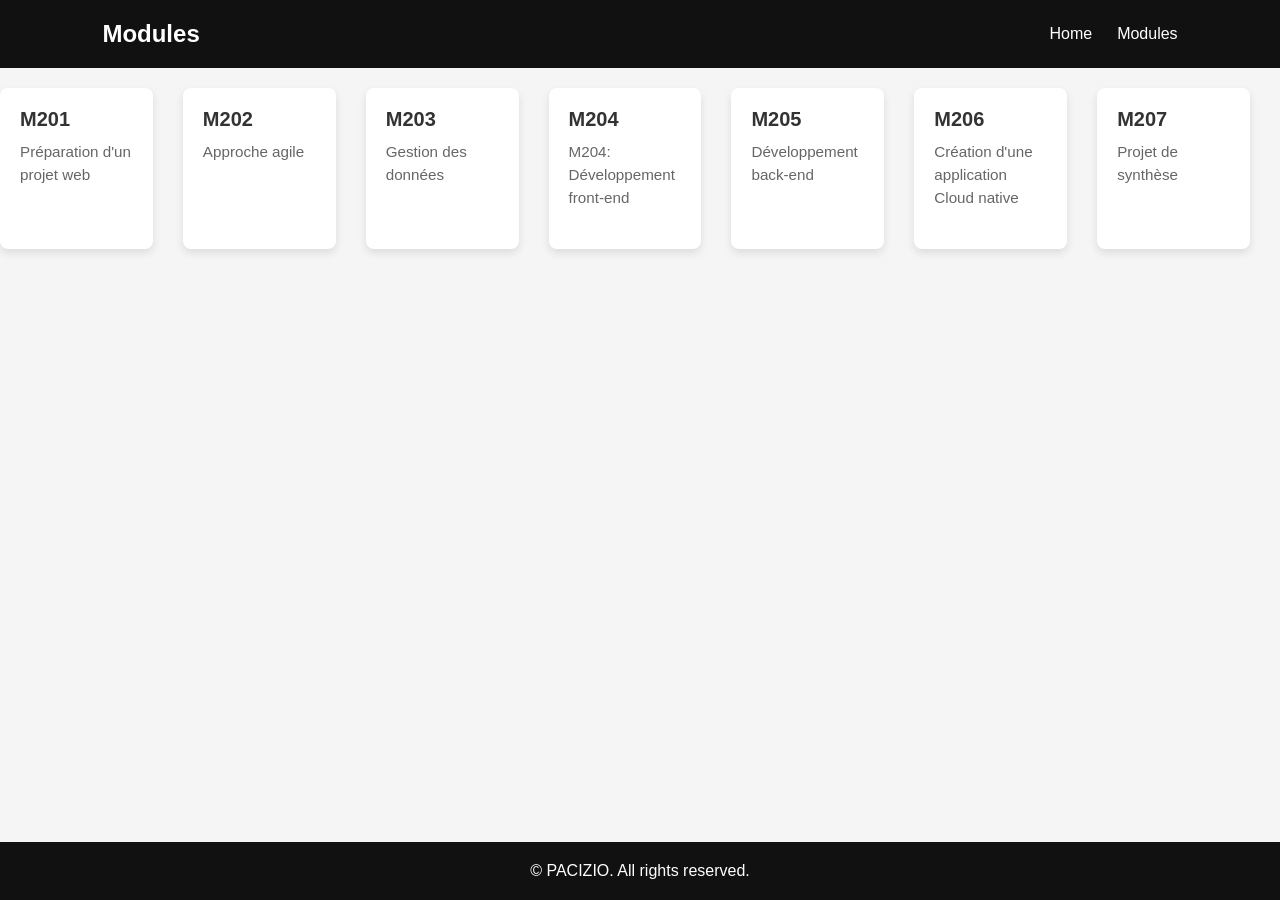
<file: api/modules.html>
<!DOCTYPE html>
<html lang="en">
<head>
    <meta charset="UTF-8">
    <meta name="viewport" content="width=device-width, initial-scale=1.0">

    <title>Web Developer Portfolio</title>

    <style>
        * {
            margin: 0;
            padding: 0;
            box-sizing: border-box;
            scroll-behavior: smooth;
        }

        body {
            font-family: Arial, sans-serif;
            background: #f5f5f5;
            color: #222;
        }

        /* NAVBAR */
        nav {
            background: #111;
            padding: 20px 8%;
            display: flex;
            justify-content: space-between;
            align-items: center;
            position: sticky;
            top: 0;
            z-index: 1000;
        }

        nav h2 {
            color: white;
        }

        nav ul {
            display: flex;
            list-style: none;
            gap: 25px;
        }

        nav ul li a {
            color: white;
            text-decoration: none;
            font-size: 16px;
        }

        nav ul li a:hover {
            color: #00aaff;
        }

/* Card Container */
.card {
    margin-top: 20px;
    margin-bottom: 20px;
    margin-right: 30px;
  width: 300px;
  background-color: #ffffff;
  border-radius: 8px;
  overflow: hidden; /* Clips the image corners to match the border-radius */
  box-shadow: 0 4px 8px rgba(0, 0, 0, 0.1);
  font-family: 'Segoe UI', Tahoma, Geneva, Verdana, sans-serif;
  transition: transform 0.2s ease, box-shadow 0.2s ease;
}

/* Hover Effect */
.card:hover {
  transform: translateY(-4px);
  box-shadow: 0 8px 16px rgba(0, 0, 0, 0.2);
}



/* Body Content Wrapper */
.card-body {
  padding: 20px;

}

/* Title */
.card-title {
  margin: 0 0 10px 0;
  font-size: 1.25rem;
  color: #333333;
}

/* Description Text */
.card-text {
  margin: 0 0 20px 0;
  font-size: 0.95rem;
  color: #666666;
  line-height: 1.5;
}

/* Action Button */
.card-btn {
  display: inline-block;
  text-decoration: none;
  background-color: #007bff;
  color: #ffffff;
  padding: 10px 20px;
  border-radius: 4px;
  font-size: 0.9rem;
  font-weight: bold;
  text-align: center;
  transition: background-color 0.2s ease;
  position: fixed;
            left: 0;
            bottom: 0;

}

.card-btn:hover {
  background-color: #0056b3;
}
.cards{
    display: flex;
}





        /* FOOTER */
        footer {
            background: #111;
            color: white;
            text-align: center;
            padding: 20px;
            position: fixed;
            left: 0;
            bottom: 0;
            width: 100%;
        }

        /* MOBILE */
        @media (max-width: 700px) {

            nav {
                flex-direction: column;
                gap: 15px;
            }

            nav ul {
                gap: 12px;
            }

            #home h1 {
                font-size: 35px;
            }
        }
    </style>
</head>

<body>

    <!-- NAVBAR -->
    <nav>

        <h2>Modules</h2>

        <ul>
            <li><a href="index.php">Home</a></li>
            <li><a href="modules.html">Modules</a></li>
        </ul>

    </nav>

<div class="cards">
 <div class="card">
  <div class="card-body">
     <h3 class="card-title">M201</h3>
     <p class="card-text">
      Préparation d'un projet web
     </p>
     <a href="#" class="card-btn">Read More</a>
  </div>
 </div>

 <div class="card">
  <div class="card-body">
     <h3 class="card-title">M202</h3>
     <p class="card-text">
      Approche agile
     </p>
     <a href="#" class="card-btn">Read More</a>
  </div>
 </div>

 <div class="card">
  <div class="card-body">
     <h3 class="card-title">M203</h3>
     <p class="card-text">
      Gestion des données
     </p>
     <a href="#" class="card-btn">Read More</a>
  </div>
 </div>

 <div class="card">
  <div class="card-body">
     <h3 class="card-title">M204</h3>
     <p class="card-text">
      M204: Développement front-end
     </p>
     <a href="#" class="card-btn">Read More</a>
  </div>
 </div>

 <div class="card">
  <div class="card-body">
     <h3 class="card-title">M205</h3>
     <p class="card-text">
      Développement back-end
     </p>
     <a href="#" class="card-btn">Read More</a>
  </div>
 </div>

 <div class="card">
  <div class="card-body">
     <h3 class="card-title">M206</h3>
     <p class="card-text">
      Création d'une application Cloud native
     </p>
     <a href="#" class="card-btn">Read More</a>
  </div>
 </div>

 <div class="card">
  <div class="card-body">
     <h3 class="card-title">M207</h3>
     <p class="card-text">
      Projet de synthèse
     </p>
     <a href="#" class="card-btn">Read More</a>
  </div>
 </div>
 </div>




    <!-- FOOTER -->
    <footer>

        <p>
            © <?php echo date("Y"); ?> PACIZIO. All rights reserved.
        </p>

    </footer>

</body>
</html>
</file>
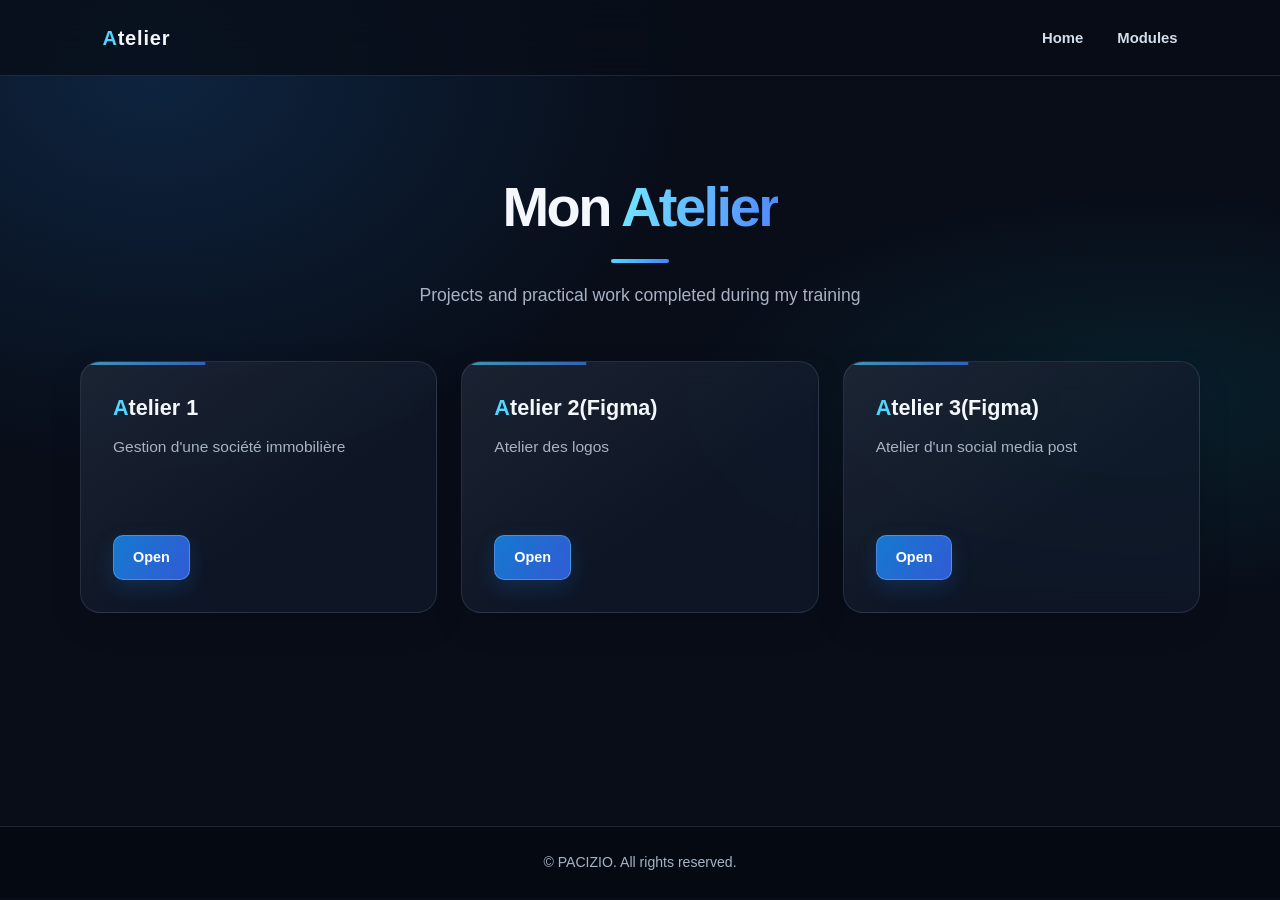
<file: public/M201.html>
<!doctype html>
<html lang="en">
  <head>
    <meta charset="UTF-8" />

    <meta name="viewport" content="width=device-width, initial-scale=1.0" />

    <title>Atelier | Web Developer Portfolio</title>

    <link rel="stylesheet" href="styles.css" />
  </head>

  <body>
    <!-- =========================
         NAVBAR
    ========================= -->

    <nav>
      <h2>Atelier</h2>

      <ul>
        <li>
          <a href="index.php"> Home </a>
        </li>

        <li>
          <a href="modules.html"> Modules </a>
        </li>
      </ul>
    </nav>

    <!-- =========================
         MAIN CONTENT
    ========================= -->

    <main>
      <h1 class="page-title">Mon <span>Atelier</span></h1>

      <p class="page-subtitle">
        Projects and practical work completed during my training
      </p>

      <div class="cards">
        <!-- ATELIER 1 -->

        <div class="card">
          <div class="card-body">
            <h3 class="card-title">Atelier 1</h3>

            <p class="card-text">Gestion d'une société immobilière</p>

            <a
              href="docs/Iyad_Chentoud_UML_Atelier.pdf"
              class="card-btn"
              target="_blank"
            >
              Open
            </a>
          </div>
        </div>

        <div class="card">
          <div class="card-body">
            <h3 class="card-title">Atelier 2(Figma)</h3>

            <p class="card-text">Atelier des logos</p>

            <a
              href="https://www.figma.com/design/3WDk9eKfl14JPNQnole3aB/Atelier-1?m=auto&t=tLG64A1z93Zd05UL-6"
              class="card-btn"
              target="_blank"
              >Open</a
            >
          </div>
        </div>

        <div class="card">
          <div class="card-body">
            <h3 class="card-title">Atelier 3(Figma)</h3>

            <p class="card-text">Atelier d'un social media post</p>

            <a
              href="https://www.figma.com/design/BBEcf2Sq1SfvtqRVdkLk1F/Atelier-2-West?m=auto&t=tLG64A1z93Zd05UL-1"
              class="card-btn"
              target="_blank"
              >Open</a
            >
          </div>
        </div>
      </div>
    </main>

    <!-- =========================
         FOOTER
    ========================= -->

    <footer>
      <p>© <?php echo date("Y"); ?> PACIZIO. All rights reserved.</p>
    </footer>
  </body>
</html>
</file>
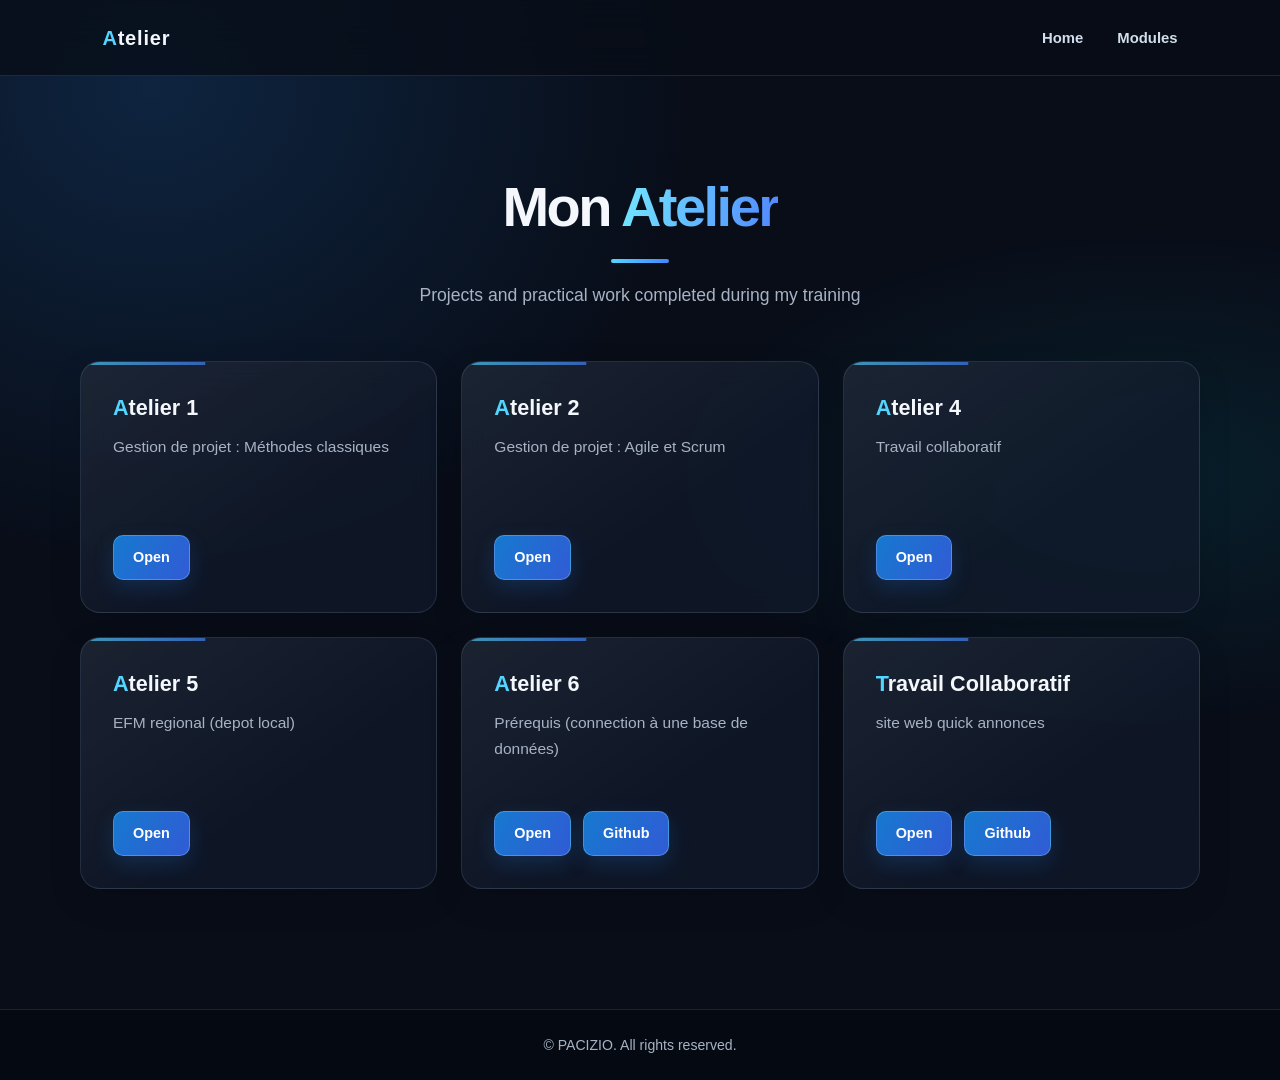
<file: public/M202.html>
<!doctype html>
<html lang="en">
  <head>
    <meta charset="UTF-8" />

    <meta name="viewport" content="width=device-width, initial-scale=1.0" />

    <title>Atelier | Web Developer Portfolio</title>

    <link rel="stylesheet" href="styles.css" />
  </head>

  <body>
    <!-- =========================
         NAVBAR
    ========================= -->

    <nav>
      <h2>Atelier</h2>

      <ul>
        <li>
          <a href="index.php"> Home </a>
        </li>

        <li>
          <a href="modules.html"> Modules </a>
        </li>
      </ul>
    </nav>

    <!-- =========================
         MAIN CONTENT
    ========================= -->

    <main>
      <h1 class="page-title">Mon <span>Atelier</span></h1>

      <p class="page-subtitle">
        Projects and practical work completed during my training
      </p>

      <div class="cards">
        <!-- ATELIER 1 -->

        <div class="card">
          <div class="card-body">
            <h3 class="card-title">Atelier 1</h3>

            <p class="card-text">Gestion de projet : Méthodes classiques</p>

            <a href="docs/Atelier 1.pdf" class="card-btn" target="_blank">
              Open
            </a>
          </div>
        </div>

        <div class="card">
          <div class="card-body">
            <h3 class="card-title">Atelier 2</h3>

            <p class="card-text">Gestion de projet : Agile et Scrum</p>

            <a
              href="docs/Atelier 2 Scrum & Agile (travail individuel).pdf"
              class="card-btn"
              target="_blank"
            >
              Open
            </a>
          </div>
        </div>

        <div class="card">
          <div class="card-body">
            <h3 class="card-title">Atelier 4</h3>

            <p class="card-text">Travail collaboratif</p>

            <a
              href="https://atelier-eta-blond.vercel.app/"
              class="card-btn"
              target="_blank"
            >
              Open
            </a>
          </div>
        </div>

        <div class="card">
          <div class="card-body">
            <h3 class="card-title">Atelier 5</h3>

            <p class="card-text">EFM regional (depot local)</p>

            <a
              href="https://github.com/pacizio/depot_local"
              class="card-btn"
              target="_blank"
            >
              Open
            </a>
          </div>
        </div>

        <div class="card">
          <div class="card-body">
            <h3 class="card-title">Atelier 6</h3>

            <p class="card-text">
              Prérequis (connection à une base de données)
            </p>

            <div class="card-actions">
              <a
                href="https://atelier-6-one.vercel.app"
                class="card-btn"
                target="_blank"
              >
                Open
              </a>

              <a
                href="https://github.com/pacizio/Atelier-6.git"
                class="card-btn"
                target="_blank"
              >
                Github
              </a>
            </div>
          </div>
        </div>

        <div class="card">
          <div class="card-body">
            <h3 class="card-title">Travail Collaboratif</h3>

            <p class="card-text">site web quick annonces</p>

            <div class="card-actions">
              <a
                href="https://qribma.vercel.app/"
                class="card-btn"
                target="_blank"
              >
                Open
              </a>

              <a
                href="https://github.com/4phtt/Qrib.ma"
                class="card-btn"
                target="_blank"
              >
                Github
              </a>
            </div>
          </div>
        </div>
      </div>
    </main>

    <!-- =========================
         FOOTER
    ========================= -->

    <footer>
      <p>© <?php echo date("Y"); ?> PACIZIO. All rights reserved.</p>
    </footer>
  </body>
</html>
</file>
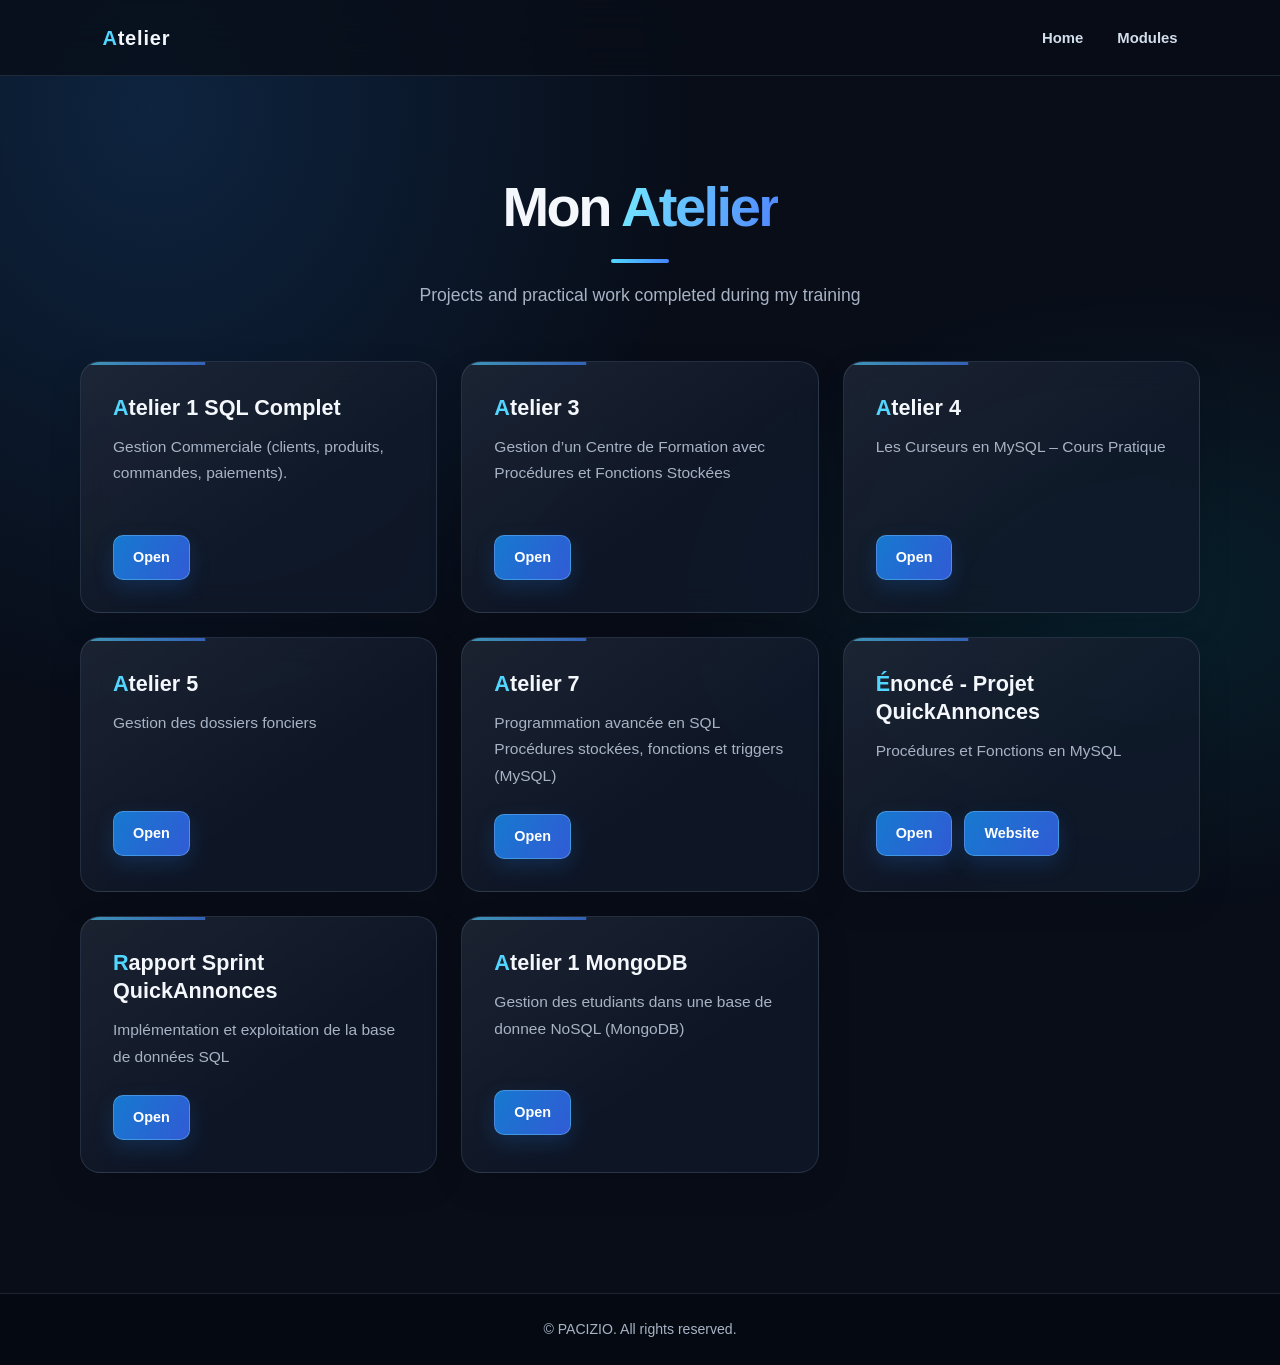
<file: public/M203.html>
<!doctype html>
<html lang="en">
  <head>
    <meta charset="UTF-8" />

    <meta name="viewport" content="width=device-width, initial-scale=1.0" />

    <title>Atelier | Web Developer Portfolio</title>

    <link rel="stylesheet" href="styles.css" />
  </head>

  <body>
    <!-- =========================
         NAVBAR
    ========================= -->

    <nav>
      <h2>Atelier</h2>

      <ul>
        <li>
          <a href="index.php"> Home </a>
        </li>

        <li>
          <a href="modules.html"> Modules </a>
        </li>
      </ul>
    </nav>

    <!-- =========================
         MAIN CONTENT
    ========================= -->

    <main>
      <h1 class="page-title">Mon <span>Atelier</span></h1>

      <p class="page-subtitle">
        Projects and practical work completed during my training
      </p>

      <div class="cards">
        <div class="card">
          <div class="card-body">
            <h3 class="card-title">Atelier 1 SQL Complet</h3>

            <p class="card-text">
              Gestion Commerciale (clients, produits, commandes, paiements).
            </p>

            <a
              href="docs/Rapport_Atelier_MySQL.pdf"
              class="card-btn"
              target="_blank"
            >
              Open
            </a>
          </div>
        </div>

        <div class="card">
          <div class="card-body">
            <h3 class="card-title">Atelier 3</h3>

            <p class="card-text">
              Gestion d’un Centre de Formation avec Procédures et Fonctions
              Stockées
            </p>

            <a
              href="docs/rapport_techlearn_db (1).pdf"
              class="card-btn"
              target="_blank"
            >
              Open
            </a>
          </div>
        </div>

        <div class="card">
          <div class="card-body">
            <h3 class="card-title">Atelier 4</h3>

            <p class="card-text">Les Curseurs en MySQL – Cours Pratique</p>

            <a
              href="docs/Rapport_Procedure_Curseur_MySQL.pdf"
              class="card-btn"
              target="_blank"
            >
              Open</a
            >
          </div>
        </div>

        <div class="card">
          <div class="card-body">
            <h3 class="card-title">Atelier 5</h3>

            <p class="card-text">Gestion des dossiers fonciers</p>

            <a
              href="docs/Rapport_Atelier5_Gestion_Fonciere.pdf"
              class="card-btn"
              target="_blank"
            >
              Open</a
            >
          </div>
        </div>

        <div class="card">
          <div class="card-body">
            <h3 class="card-title">Atelier 7</h3>

            <p class="card-text">
              Programmation avancée en SQL Procédures stockées, fonctions et
              triggers (MySQL)
            </p>

            <a
              href="docs/Rapport_Atelier7.pdf"
              class="card-btn"
              target="_blank"
            >
              Open</a
            >
          </div>
        </div>

        <div class="card">
          <div class="card-body">
            <h3 class="card-title">Énoncé - Projet QuickAnnonces</h3>

            <p class="card-text">Procédures et Fonctions en MySQL</p>
            <div class="card-actions">
              <a
                href="docs/rapport_procedures_fonctions_MySQL.pdf"
                class="card-btn"
                target="_blank"
              >
                Open</a
              >
              <a
                href="https://qribma.vercel.app/"
                class="card-btn"
                target="_blank"
              >
                Website
              </a>
            </div>
          </div>
        </div>

        <div class="card">
          <div class="card-body">
            <h3 class="card-title">Rapport Sprint QuickAnnonces</h3>

            <p class="card-text">
              Implémentation et exploitation de la base de données SQL
            </p>

            <a
              href="docs/Rapport_Sprint_QuickAnnonces.pdf"
              class="card-btn"
              target="_blank"
            >
              Open</a
            >
          </div>
        </div>

        <div class="card">
          <div class="card-body">
            <h3 class="card-title">Atelier 1 MongoDB</h3>

            <p class="card-text">
              Gestion des etudiants dans une base de donnee NoSQL (MongoDB)
            </p>

            <a
              href="docs/rapport-atelier-mongodb.pdf"
              class="card-btn"
              target="_blank"
            >
              Open</a
            >
          </div>
        </div>
      </div>
    </main>

    <!-- =========================
         FOOTER
    ========================= -->

    <footer>
      <p>© <?php echo date("Y"); ?> PACIZIO. All rights reserved.</p>
    </footer>
  </body>
</html>
</file>
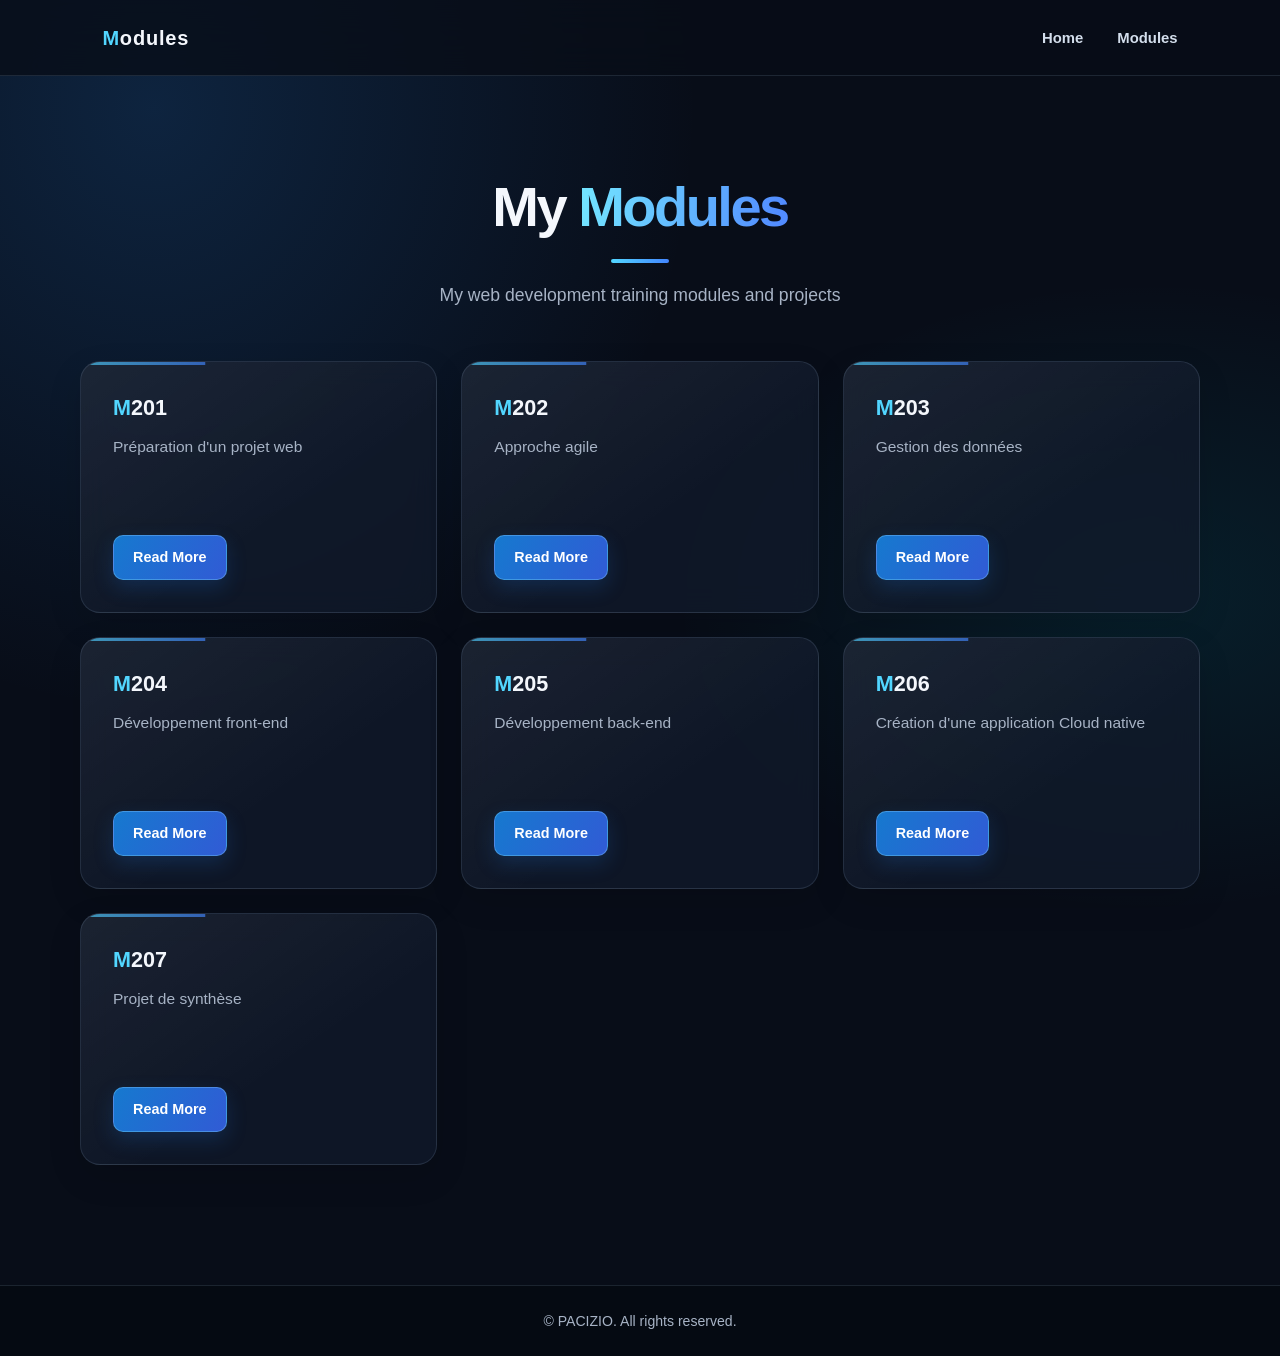
<file: public/modules.html>
<!doctype html>
<html lang="en">
  <head>
    <meta charset="UTF-8" />
    <meta name="viewport" content="width=device-width, initial-scale=1.0" />

    <title>Modules | Web Developer Portfolio</title>

    <link rel="stylesheet" href="styles.css" />
  </head>

  <body>
    <!-- =========================
         NAVBAR
    ========================= -->

    <nav>
      <h2>Modules</h2>

      <ul>
        <li>
          <a href="index.php"> Home </a>
        </li>

        <li>
          <a href="modules.html"> Modules </a>
        </li>
      </ul>
    </nav>

    <!-- =========================
         MODULES
    ========================= -->

    <section class="modules-section">
      <h1 class="modules-title">My <span>Modules</span></h1>

      <p class="modules-subtitle">
        My web development training modules and projects
      </p>

      <div class="cards">
        <!-- M201 -->

        <div class="card">
          <div class="card-body">
            <h3 class="card-title">M201</h3>

            <p class="card-text">Préparation d'un projet web</p>

            <a href="M201.html" class="card-btn"> Read More </a>
          </div>
        </div>

        <!-- M202 -->

        <div class="card">
          <div class="card-body">
            <h3 class="card-title">M202</h3>

            <p class="card-text">Approche agile</p>

            <a href="M202.html" class="card-btn"> Read More </a>
          </div>
        </div>

        <!-- M203 -->

        <div class="card">
          <div class="card-body">
            <h3 class="card-title">M203</h3>

            <p class="card-text">Gestion des données</p>

            <a href="M203.html" class="card-btn"> Read More </a>
          </div>
        </div>

        <!-- M204 -->

        <div class="card">
          <div class="card-body">
            <h3 class="card-title">M204</h3>

            <p class="card-text">Développement front-end</p>

            <a href="#" class="card-btn"> Read More </a>
          </div>
        </div>

        <!-- M205 -->

        <div class="card">
          <div class="card-body">
            <h3 class="card-title">M205</h3>

            <p class="card-text">Développement back-end</p>

            <a href="#" class="card-btn"> Read More </a>
          </div>
        </div>

        <!-- M206 -->

        <div class="card">
          <div class="card-body">
            <h3 class="card-title">M206</h3>

            <p class="card-text">Création d'une application Cloud native</p>

            <a href="#" class="card-btn"> Read More </a>
          </div>
        </div>

        <!-- M207 -->

        <div class="card">
          <div class="card-body">
            <h3 class="card-title">M207</h3>

            <p class="card-text">Projet de synthèse</p>

            <a href="#" class="card-btn"> Read More </a>
          </div>
        </div>
      </div>
    </section>

    <!-- =========================
         FOOTER
    ========================= -->

    <footer>
      <p>© <?php echo date("Y"); ?> PACIZIO. All rights reserved.</p>
    </footer>
  </body>
</html>
</file>
<file: public/styles.css>
:root {
  color-scheme: dark;
  --bg: #080d18;
  --surface: rgba(17, 26, 43, 0.78);
  --surface-strong: #111a2b;
  --border: rgba(163, 187, 222, 0.14);
  --text: #f4f7fc;
  --muted: #a7b3c5;
  --accent: #52d6ff;
  --accent-strong: #4386ff;
  --shadow: 0 24px 70px rgba(0, 0, 0, 0.3);
}

* {
  box-sizing: border-box;
}

html {
  scroll-behavior: smooth;
}

body {
  min-width: 320px;
  min-height: 100vh;
  margin: 0;
  overflow-x: hidden;
  color: var(--text);
  background:
    radial-gradient(
      ellipse at 12% 8%,
      rgba(37, 127, 219, 0.2),
      transparent 34rem
    ),
    radial-gradient(
      ellipse at 90% 44%,
      rgba(0, 213, 232, 0.09),
      transparent 30rem
    ),
    var(--bg);
  font-family: Inter, "Segoe UI", Arial, sans-serif;
  line-height: 1.6;
  -webkit-font-smoothing: antialiased;
}

nav {
  position: sticky;
  z-index: 10;
  top: 0;
  display: flex;
  width: 100%;
  min-height: 76px;
  align-items: center;
  justify-content: space-between;
  gap: 24px;
  padding: 16px clamp(20px, 8vw, 120px);
  border-bottom: 1px solid var(--border);
  background: rgba(8, 13, 24, 0.78);
  backdrop-filter: blur(18px);
  -webkit-backdrop-filter: blur(18px);
}

nav h2 {
  margin: 0;
  color: var(--text);
  font-size: 1.25rem;
  font-weight: 750;
  letter-spacing: 0.04em;
}

nav h2::first-letter {
  color: var(--accent);
}

nav ul {
  display: flex;
  flex-wrap: wrap;
  align-items: center;
  gap: clamp(16px, 3vw, 34px);
  margin: 0;
  padding: 0;
  list-style: none;
}

nav ul li a {
  position: relative;
  padding: 8px 0;
  color: #d3deec;
  font-size: 0.93rem;
  font-weight: 600;
  text-decoration: none;
  transition: color 180ms ease;
}

nav ul li a::after {
  position: absolute;
  right: 0;
  bottom: 1px;
  left: 0;
  height: 2px;
  background: linear-gradient(90deg, var(--accent), var(--accent-strong));
  content: "";
  transform: scaleX(0);
  transform-origin: left;
  transition: transform 180ms ease;
}

nav ul li a:hover,
nav ul li a:focus-visible {
  color: var(--accent);
}

nav ul li a:hover::after,
nav ul li a:focus-visible::after {
  transform: scaleX(1);
}

main,
.modules-section {
  width: min(100% - 40px, 1200px);
  min-height: calc(100vh - 150px);
  margin: 0 auto;
  padding: clamp(56px, 9vw, 100px) 0 clamp(72px, 10vw, 120px);
}

main {
  display: flex;
  flex-direction: column;
  align-items: center;
}

.page-title,
.modules-title {
  margin: 0;
  color: var(--text);
  font-size: clamp(2.35rem, 5vw, 3.5rem);
  font-weight: 800;
  letter-spacing: -0.045em;
  line-height: 1.12;
  text-align: center;
}

.page-title span,
.modules-title span {
  color: var(--accent);
  background: linear-gradient(100deg, #72e3ff 5%, #528cff 95%);
  background-clip: text;
  -webkit-text-fill-color: transparent;
}

.page-title::after,
.modules-title::after {
  display: block;
  width: 58px;
  height: 4px;
  margin: 20px auto 0;
  border-radius: 99px;
  background: linear-gradient(90deg, var(--accent), var(--accent-strong));
  content: "";
}

.page-subtitle,
.modules-subtitle {
  max-width: 620px;
  margin: 18px auto 52px;
  color: var(--muted);
  font-size: clamp(1rem, 2vw, 1.1rem);
  text-align: center;
}

.cards {
  display: grid;
  width: 100%;
  max-width: 1120px;
  grid-template-columns: repeat(auto-fit, minmax(min(100%, 270px), 1fr));
  align-items: stretch;
  gap: 24px;
  margin: 0 auto;
}

.card {
  position: relative;
  min-width: 0;
  min-height: 250px;
  overflow: hidden;
  border: 1px solid var(--border);
  border-radius: 20px;
  background:
    linear-gradient(145deg, rgba(255, 255, 255, 0.055), transparent 60%),
    var(--surface);
  box-shadow: 0 12px 34px rgba(0, 0, 0, 0.12);
  backdrop-filter: blur(14px);
  -webkit-backdrop-filter: blur(14px);
  transition:
    transform 220ms ease,
    border-color 220ms ease,
    box-shadow 220ms ease;
}

.card::before {
  position: absolute;
  top: 0;
  right: 0;
  left: 0;
  height: 3px;
  background: linear-gradient(90deg, var(--accent), var(--accent-strong));
  content: "";
  opacity: 0.65;
  transform: scaleX(0.35);
  transform-origin: left;
  transition:
    transform 220ms ease,
    opacity 220ms ease;
}

.card:hover {
  z-index: 1;
  border-color: rgba(82, 214, 255, 0.44);
  box-shadow:
    var(--shadow),
    0 0 30px rgba(67, 134, 255, 0.1);
  transform: translateY(-6px);
}

.card:hover::before {
  opacity: 1;
  transform: scaleX(1);
}

.card-body {
  display: flex;
  min-height: inherit;
  flex-direction: column;
  align-items: flex-start;
  padding: clamp(24px, 3vw, 32px);
}

.card-title {
  margin: 0 0 12px;
  color: var(--text);
  font-size: 1.35rem;
  font-weight: 750;
  line-height: 1.3;
}

.card-title::first-letter {
  color: var(--accent);
}

.card-text {
  flex: 1;
  margin: 0 0 25px;
  color: var(--muted);
  font-size: 0.97rem;
  line-height: 1.7;
}

.card-actions {
  display: flex;
  flex-wrap: wrap;
  gap: 12px;
}

.card-btn {
  display: inline-flex;
  min-height: 42px;
  align-items: center;
  justify-content: center;
  padding: 10px 19px;
  border: 1px solid rgba(138, 220, 255, 0.34);
  border-radius: 10px;
  background: linear-gradient(120deg, #1679cf, #315bd5);
  box-shadow: 0 8px 20px rgba(31, 108, 208, 0.22);
  color: #fff;
  font-size: 0.9rem;
  font-weight: 700;
  text-align: center;
  text-decoration: none;
  transition:
    transform 180ms ease,
    box-shadow 180ms ease,
    filter 180ms ease;
}

.card-btn:hover,
.card-btn:focus-visible {
  box-shadow: 0 12px 26px rgba(31, 108, 208, 0.35);
  filter: brightness(1.12);
  transform: translateY(-2px);
}

nav a:focus-visible,
.card-btn:focus-visible {
  outline: 3px solid rgba(82, 214, 255, 0.72);
  outline-offset: 4px;
}

footer {
  padding: 24px 20px;
  border-top: 1px solid var(--border);
  background: rgba(5, 9, 17, 0.7);
  color: var(--muted);
  font-size: 0.88rem;
  text-align: center;
}

footer p {
  margin: 0;
}

@media (max-width: 640px) {
  nav {
    min-height: 68px;
    padding: 14px 20px;
  }

  nav h2 {
    font-size: 1.1rem;
  }

  nav ul {
    gap: 14px;
  }

  nav ul li a {
    font-size: 0.87rem;
  }

  main,
  .modules-section {
    width: min(100% - 32px, 1200px);
    min-height: calc(100vh - 140px);
  }

  .page-subtitle,
  .modules-subtitle {
    margin-bottom: 36px;
  }

  .cards {
    gap: 16px;
  }
}

@media (max-width: 380px) {
  nav {
    align-items: flex-start;
    flex-direction: column;
    gap: 8px;
  }
}

@media (prefers-reduced-motion: reduce) {
  *,
  *::before,
  *::after {
    scroll-behavior: auto !important;
    transition-duration: 0.01ms !important;
  }
}
</file>
